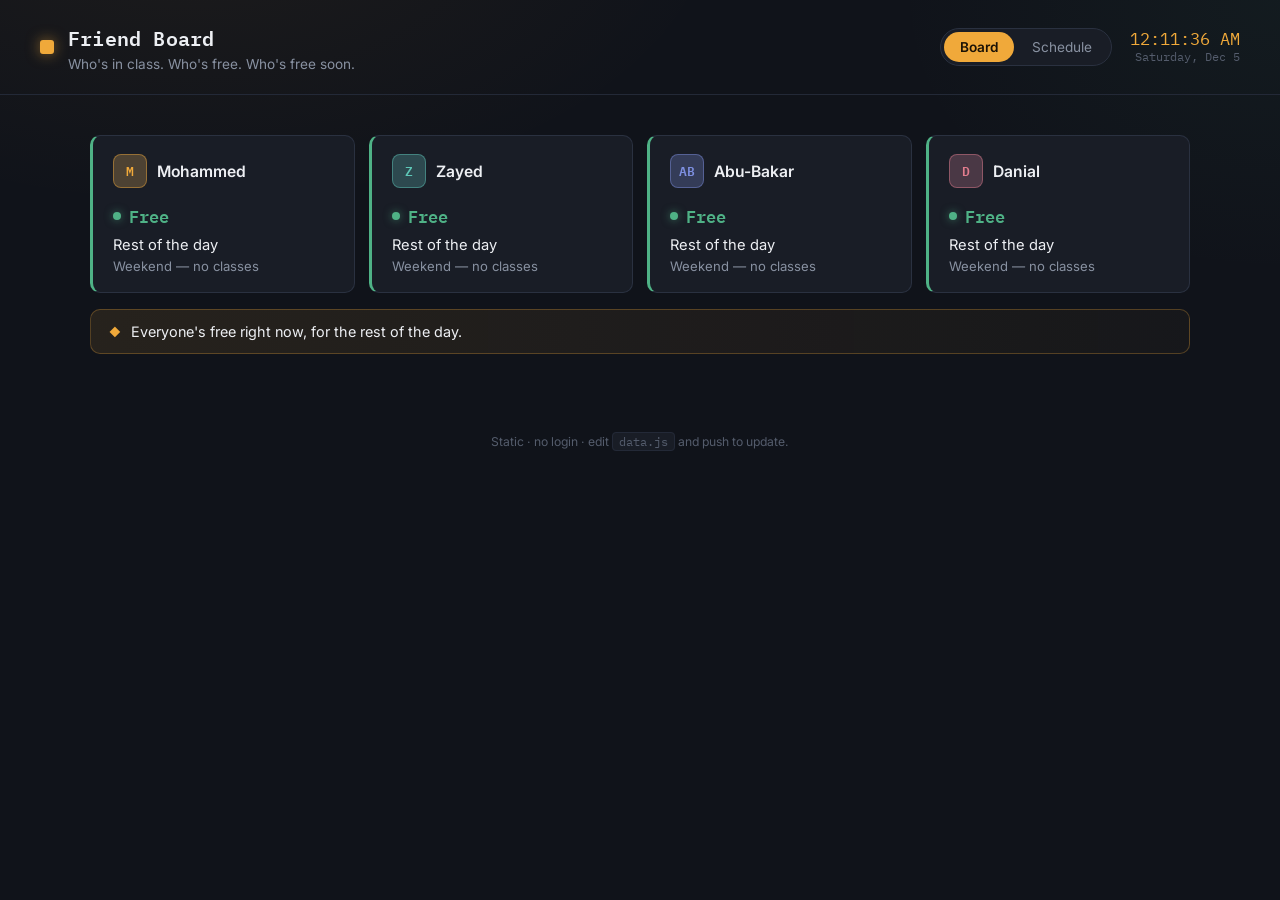
<file: index.html>
<!DOCTYPE html>
<html lang="en">
<head>
<meta charset="UTF-8">
<meta name="viewport" content="width=device-width, initial-scale=1.0">
<title>Friend Board — who's free right now</title>
<meta name="description" content="Live status board for four friends' class schedules.">

<link rel="preconnect" href="https://fonts.googleapis.com">
<link rel="preconnect" href="https://fonts.gstatic.com" crossorigin>
<link href="https://fonts.googleapis.com/css2?family=IBM+Plex+Mono:wght@400;500;600;700&family=Inter:wght@400;500;600;700&display=swap" rel="stylesheet">

<link rel="stylesheet" href="styles.css">
</head>
<body>

<header class="topbar">
  <div class="topbar-title">
    <span class="topbar-mark" aria-hidden="true"></span>
    <div>
      <h1>Friend Board</h1>
      <p class="topbar-sub">Who's in class. Who's free. Who's free soon.</p>
    </div>
  </div>

  <div class="topbar-right">
    <nav class="view-toggle" aria-label="View">
      <button data-view="dashboard" class="active">Board</button>
      <button data-view="schedule">Schedule</button>
    </nav>
    <div class="clock-block">
      <span id="live-clock">--:--:--</span>
      <span id="live-day">—</span>
    </div>
  </div>
</header>

<main>

  <!-- DASHBOARD VIEW -->
  <section id="dashboard-view" class="view">
    <div id="dashboard-cards" class="card-grid"></div>

    <div class="group-banner">
      <span class="group-banner-icon" aria-hidden="true">◆</span>
      <span id="group-banner-text">Calculating…</span>
    </div>
  </section>

  <!-- SCHEDULE VIEW -->
  <section id="schedule-view" class="view hidden">
    <div class="schedule-head">
      <div class="person-tabs" id="person-tabs" role="tablist" aria-label="Show schedule for"></div>
      <p class="schedule-hint">Tap any column to see what everyone's doing at that moment.</p>
    </div>

    <div class="grid-wrap">
      <div class="hour-rail">
        <div class="hour-rail-spacer"></div>
        <div id="hour-rows" class="hour-rows"></div>
      </div>
      <div id="grid-days" class="grid-days"></div>
    </div>
  </section>

</main>

<div id="moment-panel" class="moment-panel" aria-live="polite"></div>

<footer class="footer">
  <p>Static · no login · edit <code>data.js</code> and push to update.</p>
</footer>

<script src="data.js"></script>
<script src="app.js"></script>
</body>
</html>
</file>
<file: styles.css>
/* ===================================================================
   Friend Board — styles.css
   Aesthetic: analog departure/arrivals board in a campus ops room.
   Dark base, amber signage accent, teal = free, warm red = in class.
   =================================================================== */

:root {
  --bg-void: #10131a;
  --panel: #191d26;
  --panel-raised: #1f2531;
  --border: #2a3140;
  --border-soft: #232937;

  --ink: #edeff3;
  --ink-dim: #8891a1;
  --ink-faint: #545c6c;

  --amber: #f0a93a;
  --amber-dim: #a87a2e;
  --free: #4fb286;
  --free-bg: rgba(79, 178, 134, 0.12);
  --busy: #e2704a;
  --busy-bg: rgba(226, 112, 74, 0.12);

  --mono: "IBM Plex Mono", ui-monospace, "SF Mono", Menlo, monospace;
  --sans: "Inter", -apple-system, BlinkMacSystemFont, sans-serif;

  --radius: 10px;
  --hour-h: 52px;
}

* { box-sizing: border-box; }

html, body {
  margin: 0;
  padding: 0;
  background: var(--bg-void);
  color: var(--ink);
  font-family: var(--sans);
  -webkit-font-smoothing: antialiased;
}

body {
  background-image:
    radial-gradient(ellipse 900px 500px at 15% -10%, rgba(240, 169, 58, 0.06), transparent 60%),
    radial-gradient(ellipse 700px 500px at 100% 0%, rgba(79, 178, 134, 0.05), transparent 55%);
  min-height: 100vh;
}

button { font-family: inherit; }

.hidden { display: none !important; }

/* ---------- topbar ---------- */

.topbar {
  display: flex;
  align-items: center;
  justify-content: space-between;
  gap: 16px;
  padding: 22px clamp(16px, 4vw, 40px);
  border-bottom: 1px solid var(--border-soft);
  flex-wrap: wrap;
}

.topbar-title {
  display: flex;
  align-items: center;
  gap: 14px;
}

.topbar-mark {
  width: 14px;
  height: 14px;
  background: var(--amber);
  border-radius: 3px;
  box-shadow: 0 0 14px rgba(240, 169, 58, 0.55);
  flex-shrink: 0;
}

.topbar h1 {
  font-family: var(--mono);
  font-size: 1.25rem;
  font-weight: 600;
  margin: 0;
  letter-spacing: 0.01em;
}

.topbar-sub {
  margin: 2px 0 0;
  color: var(--ink-dim);
  font-size: 0.85rem;
}

.topbar-right {
  display: flex;
  align-items: center;
  gap: 18px;
  flex-wrap: wrap;
}

.view-toggle {
  display: inline-flex;
  background: var(--panel);
  border: 1px solid var(--border);
  border-radius: 999px;
  padding: 3px;
  gap: 2px;
}

.view-toggle button {
  border: none;
  background: transparent;
  color: var(--ink-dim);
  padding: 7px 16px;
  border-radius: 999px;
  font-size: 0.85rem;
  cursor: pointer;
  transition: background 0.18s ease, color 0.18s ease;
}

.view-toggle button.active {
  background: var(--amber);
  color: #1a1206;
  font-weight: 600;
}

.ghost-btn {
  border: 1px solid var(--border);
  background: var(--panel);
  color: var(--ink-dim);
  padding: 7px 14px;
  border-radius: 999px;
  font-size: 0.8rem;
  cursor: pointer;
  transition: all 0.15s ease;
}

.ghost-btn:hover {
  color: var(--amber);
  border-color: var(--amber-dim);
}

.clock-block {
  text-align: right;
  font-family: var(--mono);
  line-height: 1.3;
}

#live-clock {
  display: block;
  font-size: 1.05rem;
  color: var(--amber);
  font-variant-numeric: tabular-nums;
}

#live-day {
  display: block;
  font-size: 0.72rem;
  color: var(--ink-faint);
}

/* ---------- layout ---------- */

main {
  padding: clamp(16px, 4vw, 40px);
  max-width: 1180px;
  margin: 0 auto;
}

/* ---------- connection notice / page nav / identity banner ---------- */

.cloud-notice {
  background: rgba(226, 112, 74, 0.10);
  border: 1px solid rgba(226, 112, 74, 0.32);
  color: var(--ink);
  border-radius: var(--radius);
  padding: 11px 16px;
  font-size: 0.82rem;
  margin-bottom: 14px;
}

.cloud-notice code {
  font-family: var(--mono);
  background: var(--panel-raised);
  padding: 1px 6px;
  border-radius: 4px;
  border: 1px solid var(--border-soft);
}

.page-links {
  display: flex;
  align-items: center;
  gap: 8px;
  flex-wrap: wrap;
  margin-bottom: 18px;
  font-size: 0.82rem;
  color: var(--ink-faint);
}

.page-links a {
  color: var(--ink-dim);
  text-decoration: none;
  border: 1px solid var(--border);
  padding: 5px 12px;
  border-radius: 999px;
  transition: all 0.15s ease;
}

.page-links a:hover {
  color: var(--amber);
  border-color: var(--amber-dim);
}

.me-banner {
  background: linear-gradient(90deg, rgba(94, 200, 184, 0.10), rgba(94, 200, 184, 0.02));
  border: 1px solid rgba(94, 200, 184, 0.3);
  border-radius: var(--radius);
  padding: 11px 16px;
  font-size: 0.85rem;
  margin-bottom: 18px;
}

.me-banner a {
  color: var(--free);
  text-decoration: none;
  font-weight: 600;
}

.me-banner a:hover { text-decoration: underline; }

/* ---------- dashboard cards ---------- */

.card-grid {
  display: grid;
  grid-template-columns: repeat(auto-fit, minmax(240px, 1fr));
  gap: 14px;
}

.card {
  background: var(--panel);
  border: 1px solid var(--border);
  border-left: 3px solid var(--border);
  border-radius: var(--radius);
  padding: 18px 20px;
  transition: border-color 0.3s ease, background 0.3s ease;
}

.card.is-free { border-left-color: var(--free); }
.card.is-class { border-left-color: var(--busy); }

.card-top {
  display: flex;
  align-items: center;
  gap: 10px;
  margin-bottom: 14px;
}

.avatar {
  --accent: var(--amber);
  width: 34px;
  height: 34px;
  border-radius: 8px;
  background: color-mix(in srgb, var(--accent) 22%, var(--panel-raised));
  color: var(--accent);
  border: 1px solid color-mix(in srgb, var(--accent) 45%, transparent);
  display: flex;
  align-items: center;
  justify-content: center;
  font-family: var(--mono);
  font-weight: 600;
  font-size: 0.8rem;
  flex-shrink: 0;
}

.avatar.small {
  width: 26px;
  height: 26px;
  font-size: 0.68rem;
  border-radius: 6px;
}

.card .name {
  font-weight: 600;
  font-size: 0.98rem;
}

.status-row {
  display: flex;
  align-items: center;
  gap: 8px;
  margin-bottom: 6px;
  perspective: 400px;
}

.status-row .dot {
  width: 8px;
  height: 8px;
  border-radius: 50%;
  background: var(--free);
  flex-shrink: 0;
}

.card.is-class .dot {
  background: var(--busy);
  box-shadow: 0 0 8px rgba(226, 112, 74, 0.7);
}

.card.is-free .dot {
  box-shadow: 0 0 8px rgba(79, 178, 134, 0.6);
}

.status-row .headline {
  font-family: var(--mono);
  font-size: 1.05rem;
  font-weight: 600;
}

.card.is-free .headline { color: var(--free); }
.card.is-class .headline { color: var(--busy); }

.card .detail {
  margin: 0 0 4px;
  font-size: 0.92rem;
  color: var(--ink);
}

.card .sub {
  margin: 0;
  font-size: 0.82rem;
  color: var(--ink-dim);
}

.you-tag {
  font-style: normal;
  font-size: 0.66rem;
  color: var(--amber);
  border: 1px solid rgba(240, 169, 58, 0.4);
  padding: 1px 6px;
  border-radius: 999px;
  margin-left: 6px;
  vertical-align: middle;
}

.card.is-overridden {
  background: linear-gradient(180deg, var(--panel-raised), var(--panel));
}

.controls {
  display: flex;
  flex-wrap: wrap;
  gap: 6px;
  margin-top: 14px;
  padding-top: 14px;
  border-top: 1px solid var(--border-soft);
}

.ctrl-btn {
  border: 1px solid var(--border);
  background: var(--panel-raised);
  color: var(--ink-dim);
  padding: 6px 12px;
  border-radius: 7px;
  font-size: 0.76rem;
  cursor: pointer;
  transition: all 0.15s ease;
}

.ctrl-btn.free:hover, .ctrl-btn.free.active {
  border-color: var(--free);
  color: var(--free);
  background: var(--free-bg);
}

.ctrl-btn.busy:hover, .ctrl-btn.busy.active {
  border-color: var(--busy);
  color: var(--busy);
  background: var(--busy-bg);
}

.ctrl-btn.reset {
  color: var(--ink-faint);
  border-style: dashed;
}

.ctrl-btn.reset:hover {
  color: var(--amber);
  border-color: var(--amber-dim);
}

/* status flip — one deliberate moment when state changes, not on hover */
@keyframes statusFlip {
  0%   { transform: rotateX(0deg); }
  45%  { transform: rotateX(90deg); }
  55%  { transform: rotateX(90deg); }
  100% { transform: rotateX(0deg); }
}

.card.flip .status-row {
  animation: statusFlip 0.5s ease;
  transform-style: preserve-3d;
}

/* ---------- group banner ---------- */

.group-banner {
  margin-top: 16px;
  display: flex;
  align-items: center;
  gap: 10px;
  background: linear-gradient(90deg, rgba(240, 169, 58, 0.10), rgba(240, 169, 58, 0.03));
  border: 1px solid rgba(240, 169, 58, 0.28);
  border-radius: var(--radius);
  padding: 13px 18px;
  font-size: 0.9rem;
  color: var(--ink);
}

.group-banner-icon {
  color: var(--amber);
  font-size: 0.7rem;
}

/* ---------- schedule view ---------- */

.schedule-head {
  display: flex;
  align-items: center;
  justify-content: space-between;
  flex-wrap: wrap;
  gap: 10px;
  margin-bottom: 16px;
}

.person-tabs {
  display: flex;
  gap: 6px;
  flex-wrap: wrap;
}

.tab {
  border: 1px solid var(--border);
  background: var(--panel);
  color: var(--ink-dim);
  padding: 7px 14px;
  border-radius: 999px;
  font-size: 0.82rem;
  cursor: pointer;
  transition: all 0.15s ease;
}

.tab.active {
  background: var(--panel-raised);
  border-color: var(--amber-dim);
  color: var(--amber);
  font-weight: 600;
}

.schedule-hint {
  margin: 0;
  color: var(--ink-faint);
  font-size: 0.78rem;
}

.grid-wrap {
  display: flex;
  border: 1px solid var(--border);
  border-radius: var(--radius);
  overflow: hidden;
  background: var(--panel);
}

.hour-rail {
  flex-shrink: 0;
  width: 52px;
  border-right: 1px solid var(--border-soft);
}

.hour-rail-spacer {
  height: 40px;
  border-bottom: 1px solid var(--border-soft);
}

.hour-rows {
  position: relative;
}

.hour-label {
  height: var(--hour-h);
  font-family: var(--mono);
  font-size: 0.66rem;
  color: var(--ink-faint);
  text-align: right;
  padding-right: 8px;
  border-bottom: 1px dashed var(--border-soft);
  display: flex;
  align-items: flex-start;
  justify-content: flex-end;
  padding-top: 2px;
}

.grid-days {
  display: flex;
  flex: 1;
  overflow-x: auto;
}

.day-col {
  flex: 1;
  min-width: 118px;
  border-right: 1px solid var(--border-soft);
}

.day-col:last-child { border-right: none; }

.day-col-header {
  height: 40px;
  display: flex;
  align-items: center;
  justify-content: center;
  font-size: 0.78rem;
  font-weight: 600;
  color: var(--ink-dim);
  border-bottom: 1px solid var(--border-soft);
  background: var(--panel-raised);
}

.day-track {
  position: relative;
  height: calc(var(--hour-h) * 17);
  background-image: repeating-linear-gradient(
    to bottom,
    transparent,
    transparent calc(var(--hour-h) - 1px),
    var(--border-soft) calc(var(--hour-h) - 1px),
    var(--border-soft) var(--hour-h)
  );
  cursor: crosshair;
}

.block {
  --accent: var(--amber);
  position: absolute;
  border-radius: 6px;
  background: color-mix(in srgb, var(--accent) 16%, var(--panel-raised));
  border: 1px solid color-mix(in srgb, var(--accent) 55%, transparent);
  border-left: 3px solid var(--accent);
  padding: 4px 6px;
  overflow: hidden;
  font-size: 0.66rem;
  line-height: 1.25;
  color: var(--ink);
  transition: filter 0.15s ease;
}

.block:hover {
  filter: brightness(1.25);
  z-index: 2;
}

.block-person {
  display: block;
  font-family: var(--mono);
  font-weight: 600;
  color: var(--accent);
  font-size: 0.64rem;
}

.block-class {
  display: block;
  color: var(--ink-dim);
  overflow: hidden;
  text-overflow: ellipsis;
  white-space: nowrap;
}

.now-line {
  position: absolute;
  left: 0;
  right: 0;
  height: 2px;
  background: var(--amber);
  box-shadow: 0 0 6px rgba(240, 169, 58, 0.8);
  z-index: 3;
}

.now-line::before {
  content: "";
  position: absolute;
  left: -3px;
  top: -3px;
  width: 8px;
  height: 8px;
  border-radius: 50%;
  background: var(--amber);
  box-shadow: 0 0 6px rgba(240, 169, 58, 0.9);
}

/* ---------- moment panel (tap a time slot) ---------- */

.moment-panel {
  position: fixed;
  right: 24px;
  bottom: 24px;
  width: 280px;
  max-width: calc(100vw - 32px);
  background: var(--panel-raised);
  border: 1px solid var(--border);
  border-radius: var(--radius);
  box-shadow: 0 20px 50px rgba(0, 0, 0, 0.5);
  padding: 14px;
  transform: translateY(16px) scale(0.98);
  opacity: 0;
  pointer-events: none;
  transition: transform 0.2s ease, opacity 0.2s ease;
  z-index: 50;
}

.moment-panel.open {
  transform: translateY(0) scale(1);
  opacity: 1;
  pointer-events: auto;
}

.moment-panel-header {
  display: flex;
  align-items: center;
  justify-content: space-between;
  font-family: var(--mono);
  font-size: 0.85rem;
  color: var(--amber);
  margin-bottom: 10px;
  padding-bottom: 8px;
  border-bottom: 1px solid var(--border-soft);
}

.moment-panel-header button {
  background: none;
  border: none;
  color: var(--ink-dim);
  font-size: 1.1rem;
  cursor: pointer;
  line-height: 1;
}

.moment-row {
  display: flex;
  align-items: center;
  gap: 8px;
  padding: 5px 0;
  font-size: 0.82rem;
}

.moment-name {
  flex: 1;
  color: var(--ink);
}

.moment-status.free { color: var(--free); }
.moment-status.busy { color: var(--busy); text-align: right; max-width: 140px; }

/* ---------- toasts (in-tab notifications) ---------- */

.toast-stack {
  position: fixed;
  top: 18px;
  right: 18px;
  z-index: 60;
  display: flex;
  flex-direction: column;
  gap: 8px;
  width: 260px;
  max-width: calc(100vw - 32px);
}

.toast {
  background: var(--panel-raised);
  border: 1px solid var(--border);
  border-left: 3px solid var(--amber);
  border-radius: 8px;
  padding: 10px 14px;
  font-size: 0.8rem;
  box-shadow: 0 12px 30px rgba(0, 0, 0, 0.45);
  transform: translateX(20px);
  opacity: 0;
  transition: transform 0.25s ease, opacity 0.25s ease;
}

.toast.show {
  transform: translateX(0);
  opacity: 1;
}

.toast strong {
  display: block;
  color: var(--ink);
  margin-bottom: 2px;
}

.toast span {
  color: var(--ink-dim);
}

/* ---------- footer ---------- */

.footer {
  text-align: center;
  padding: 28px 16px 40px;
  color: var(--ink-faint);
  font-size: 0.76rem;
}

.footer code {
  font-family: var(--mono);
  background: var(--panel);
  padding: 1px 6px;
  border-radius: 4px;
  border: 1px solid var(--border-soft);
}

/* ---------- responsive ---------- */

@media (max-width: 640px) {
  .topbar { padding: 16px; }
  main { padding: 16px; }
  .card-grid { grid-template-columns: 1fr; }
  .hour-rail { width: 40px; }
  .day-col { min-width: 96px; }
  .moment-panel {
    left: 16px;
    right: 16px;
    bottom: 16px;
    width: auto;
  }
  .toast-stack {
    left: 16px;
    right: 16px;
    top: 12px;
    width: auto;
  }
}

@media (prefers-reduced-motion: reduce) {
  .card.flip .status-row { animation: none; }
  .moment-panel { transition: none; }
}
</file>
